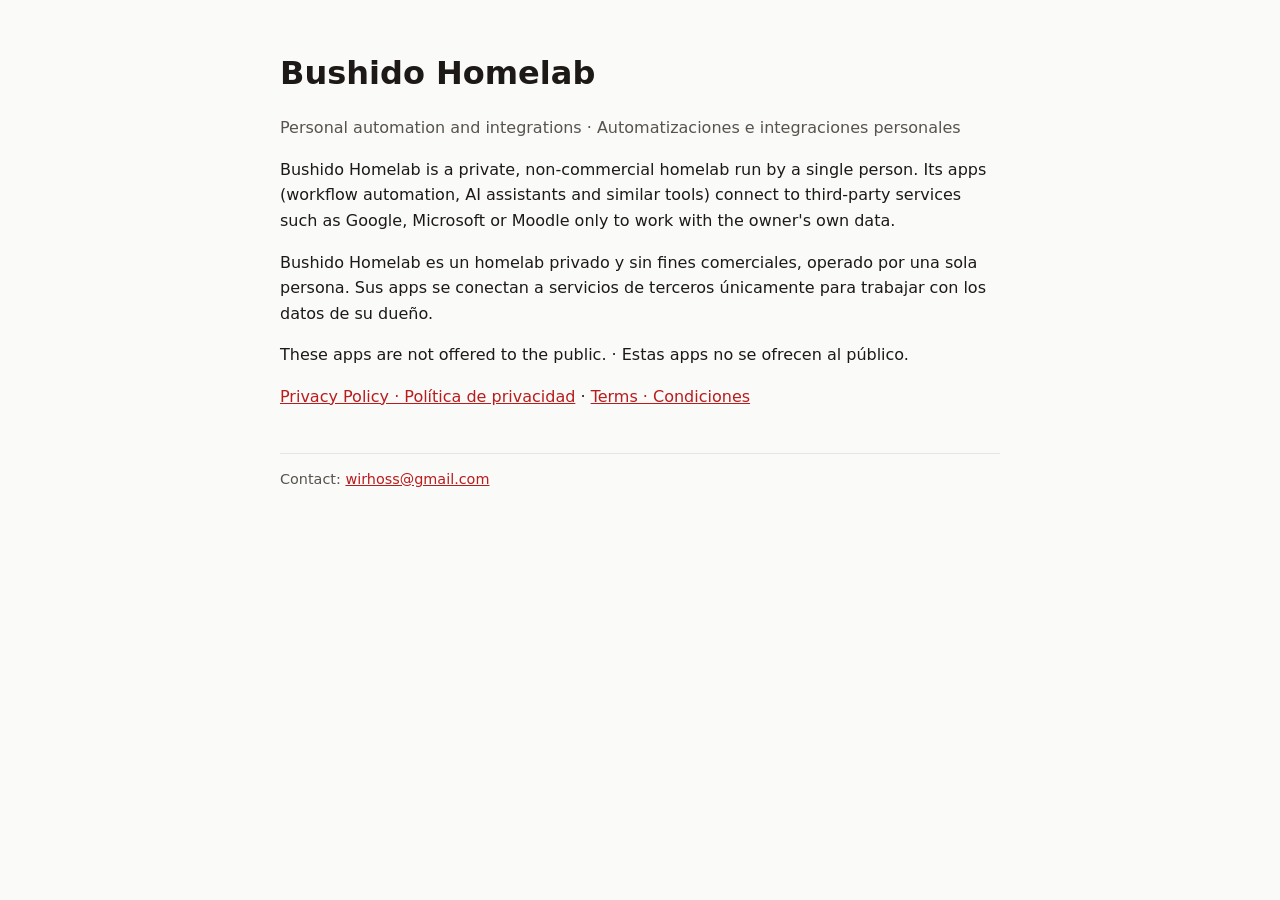
<file: index.html>
<!doctype html><html lang="en"><head><meta charset="utf-8"><meta name="viewport" content="width=device-width,initial-scale=1">
<title>Bushido Homelab</title><link rel="stylesheet" href="style.css"></head><body><main>
<h1>Bushido Homelab</h1>
<p class="sub">Personal automation and integrations · Automatizaciones e integraciones personales</p>
<p>Bushido Homelab is a private, non-commercial homelab run by a single person. Its apps (workflow automation, AI assistants and similar tools) connect to third-party services such as Google, Microsoft or Moodle only to work with the owner's own data.</p>
<p>Bushido Homelab es un homelab privado y sin fines comerciales, operado por una sola persona. Sus apps se conectan a servicios de terceros únicamente para trabajar con los datos de su dueño.</p>
<p>These apps are not offered to the public. · Estas apps no se ofrecen al público.</p>
<p><a href="privacy.html">Privacy Policy · Política de privacidad</a> · <a href="terms.html">Terms · Condiciones</a></p>
<footer>Contact: <a href="mailto:wirhoss@gmail.com">wirhoss@gmail.com</a></footer>
</main></body></html>
</file>
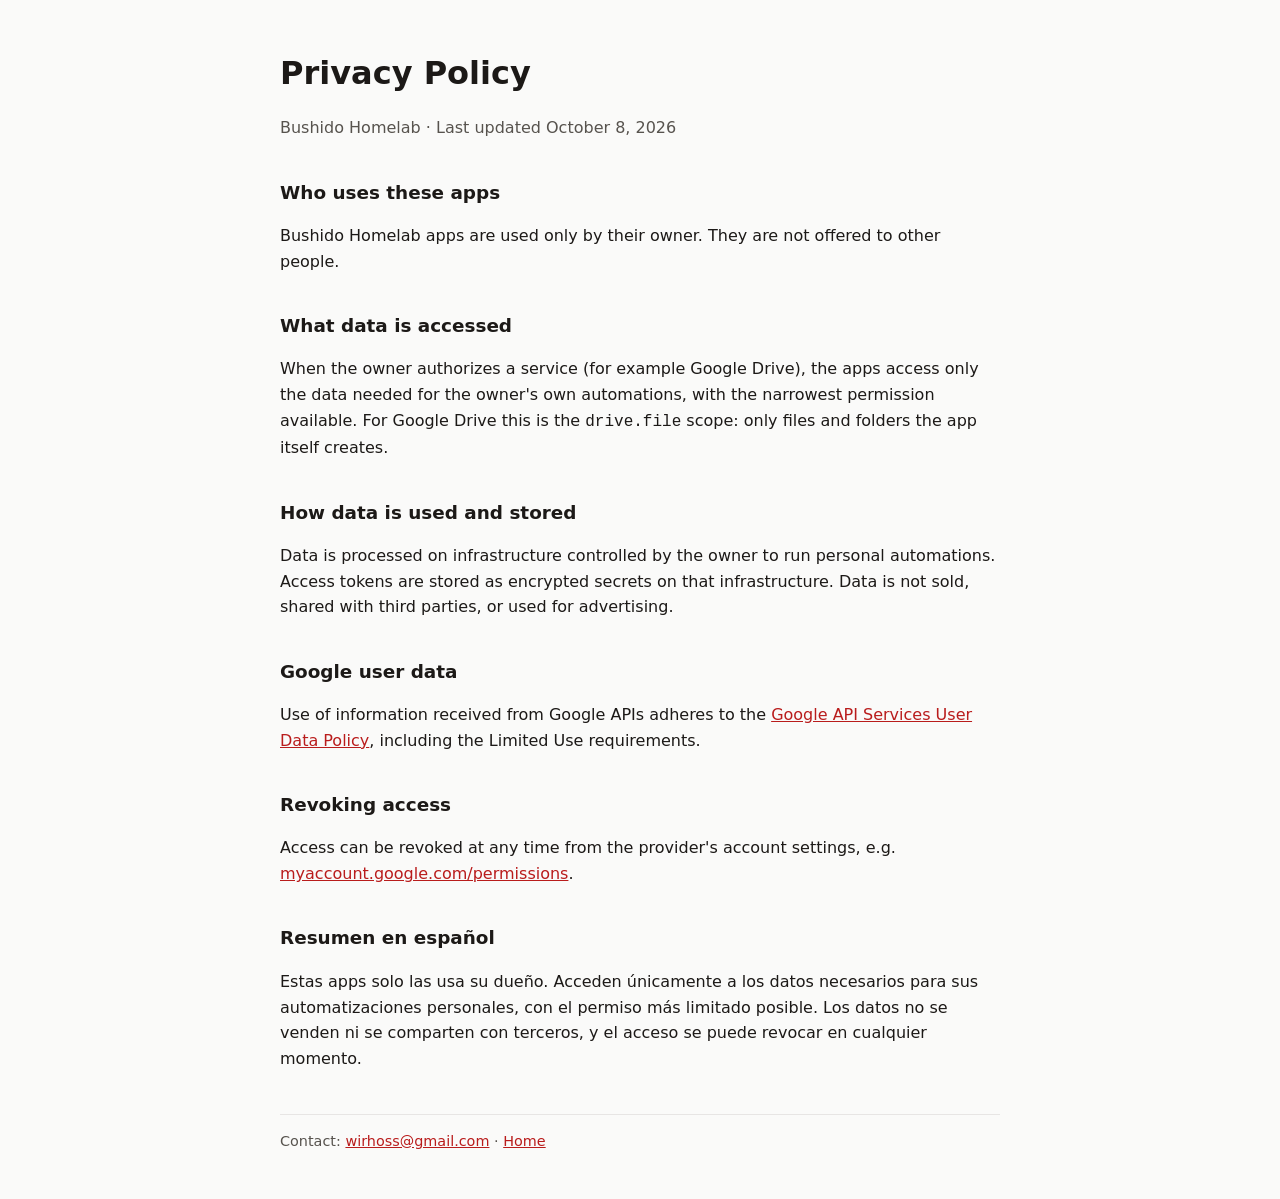
<file: privacy.html>
<!doctype html><html lang="en"><head><meta charset="utf-8"><meta name="viewport" content="width=device-width,initial-scale=1">
<title>Privacy Policy · Bushido Homelab</title><link rel="stylesheet" href="style.css"></head><body><main>
<h1>Privacy Policy</h1><p class="sub">Bushido Homelab · Last updated October 8, 2026</p>
<h2>Who uses these apps</h2>
<p>Bushido Homelab apps are used only by their owner. They are not offered to other people.</p>
<h2>What data is accessed</h2>
<p>When the owner authorizes a service (for example Google Drive), the apps access only the data needed for the owner's own automations, with the narrowest permission available. For Google Drive this is the <code>drive.file</code> scope: only files and folders the app itself creates.</p>
<h2>How data is used and stored</h2>
<p>Data is processed on infrastructure controlled by the owner to run personal automations. Access tokens are stored as encrypted secrets on that infrastructure. Data is not sold, shared with third parties, or used for advertising.</p>
<h2>Google user data</h2>
<p>Use of information received from Google APIs adheres to the <a href="https://developers.google.com/terms/api-services-user-data-policy">Google API Services User Data Policy</a>, including the Limited Use requirements.</p>
<h2>Revoking access</h2>
<p>Access can be revoked at any time from the provider's account settings, e.g. <a href="https://myaccount.google.com/permissions">myaccount.google.com/permissions</a>.</p>
<h2>Resumen en español</h2>
<p>Estas apps solo las usa su dueño. Acceden únicamente a los datos necesarios para sus automatizaciones personales, con el permiso más limitado posible. Los datos no se venden ni se comparten con terceros, y el acceso se puede revocar en cualquier momento.</p>
<footer>Contact: <a href="mailto:wirhoss@gmail.com">wirhoss@gmail.com</a> · <a href="index.html">Home</a></footer>
</main></body></html>
</file>
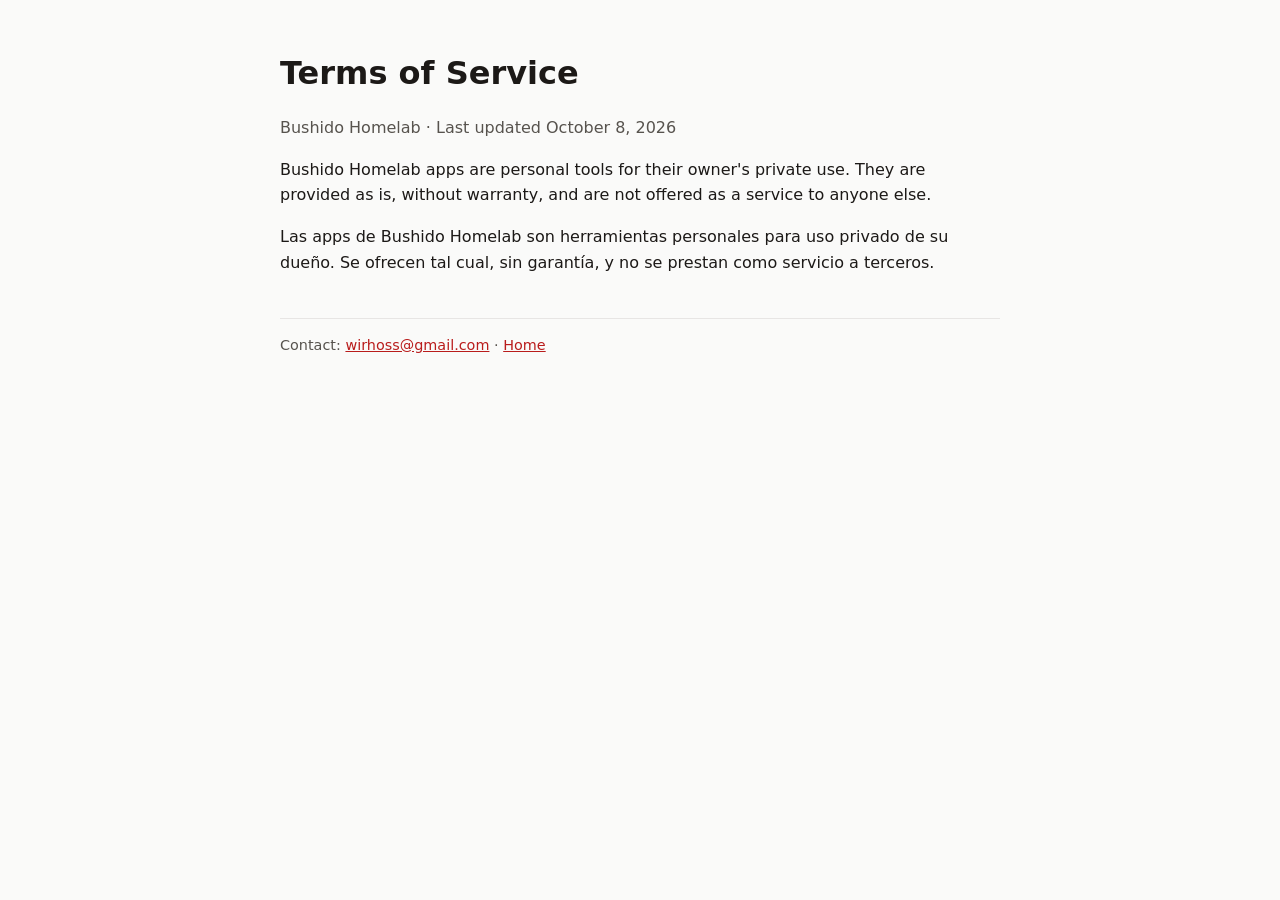
<file: terms.html>
<!doctype html><html lang="en"><head><meta charset="utf-8"><meta name="viewport" content="width=device-width,initial-scale=1">
<title>Terms · Bushido Homelab</title><link rel="stylesheet" href="style.css"></head><body><main>
<h1>Terms of Service</h1><p class="sub">Bushido Homelab · Last updated October 8, 2026</p>
<p>Bushido Homelab apps are personal tools for their owner's private use. They are provided as is, without warranty, and are not offered as a service to anyone else.</p>
<p>Las apps de Bushido Homelab son herramientas personales para uso privado de su dueño. Se ofrecen tal cual, sin garantía, y no se prestan como servicio a terceros.</p>
<footer>Contact: <a href="mailto:wirhoss@gmail.com">wirhoss@gmail.com</a> · <a href="index.html">Home</a></footer>
</main></body></html>
</file>
<file: style.css>
:root{--bg:#fafaf9;--fg:#1c1917;--muted:#57534e;--accent:#b91c1c;--line:#e7e5e4}
@media (prefers-color-scheme:dark){:root{--bg:#1c1917;--fg:#f5f5f4;--muted:#a8a29e;--accent:#f87171;--line:#44403c}}
body{margin:0;background:var(--bg);color:var(--fg);font:16px/1.6 system-ui,sans-serif}
main{max-width:720px;margin:0 auto;padding:48px 16px}
h1{margin:0 0 4px}h2{margin-top:2em;font-size:1.15em}
.sub,footer{color:var(--muted)}a{color:var(--accent)}
footer{margin-top:3em;padding-top:1em;border-top:1px solid var(--line);font-size:.9em}
</file>
